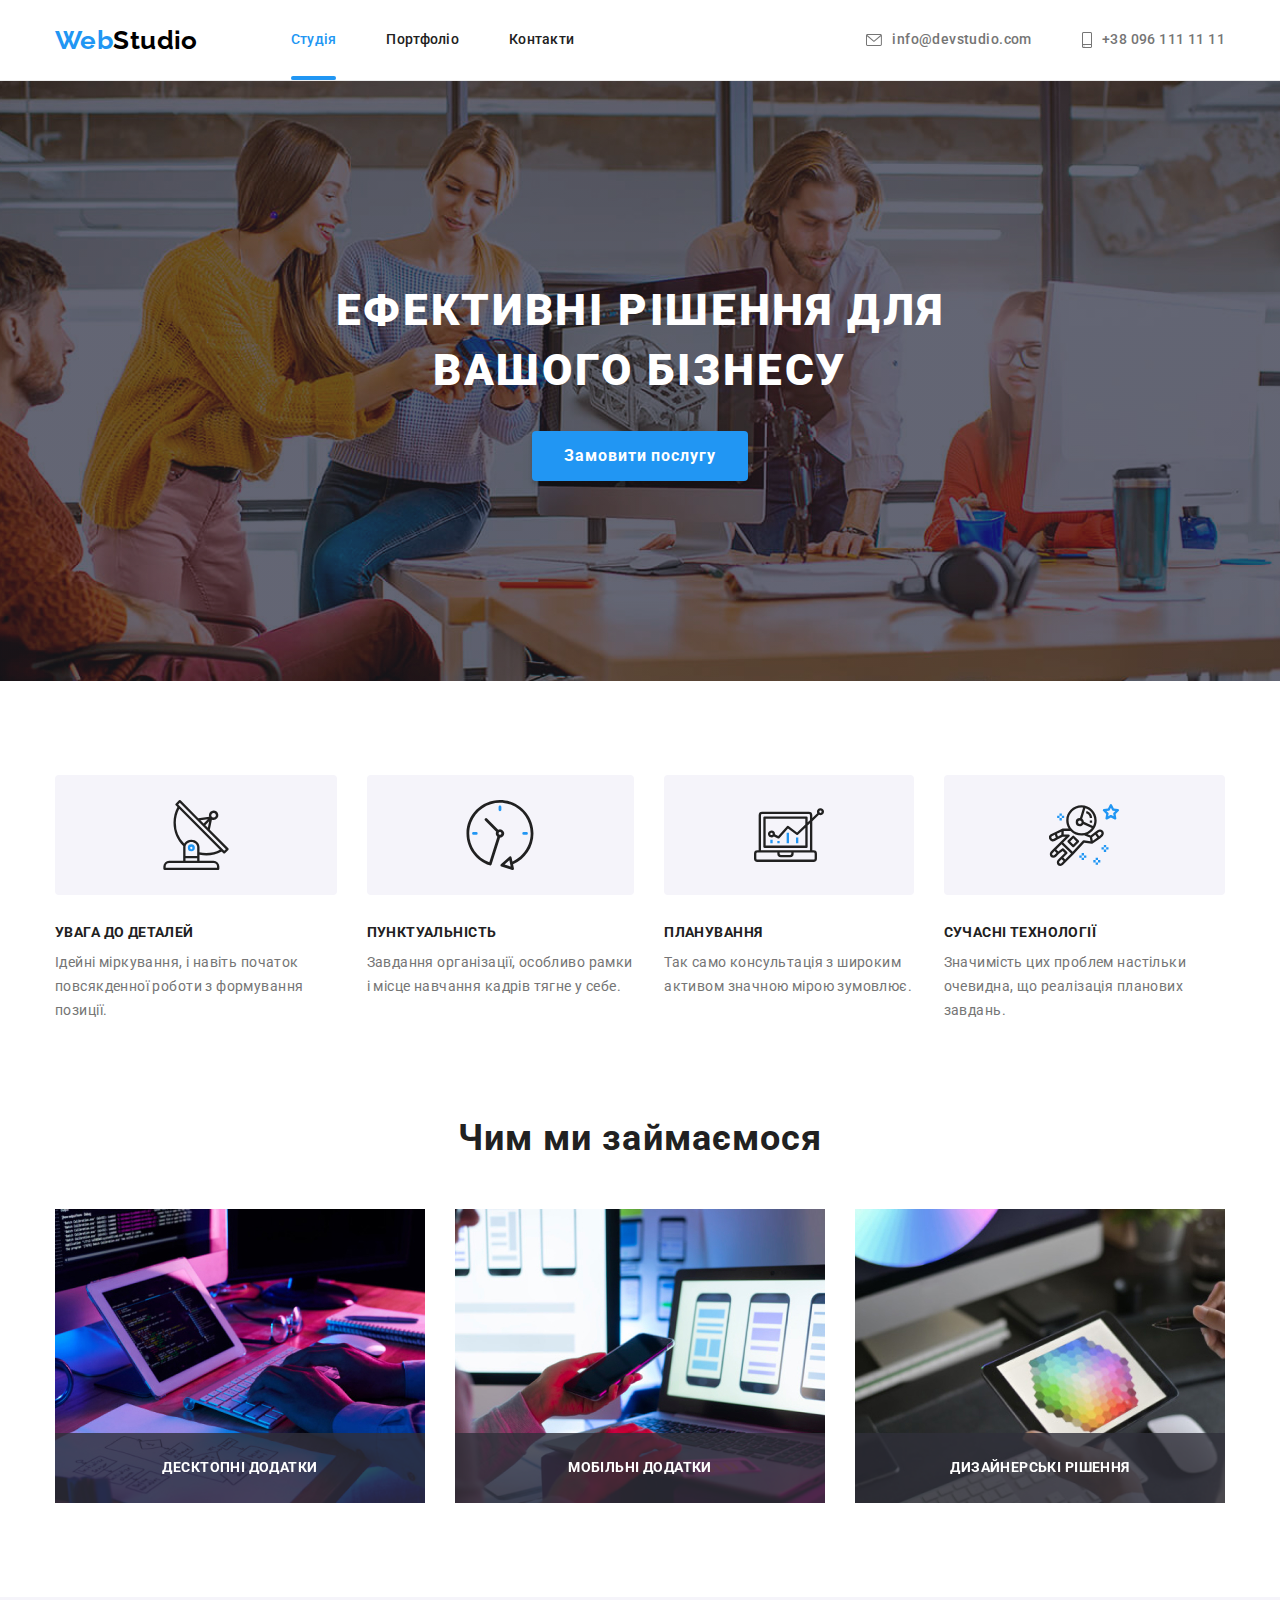
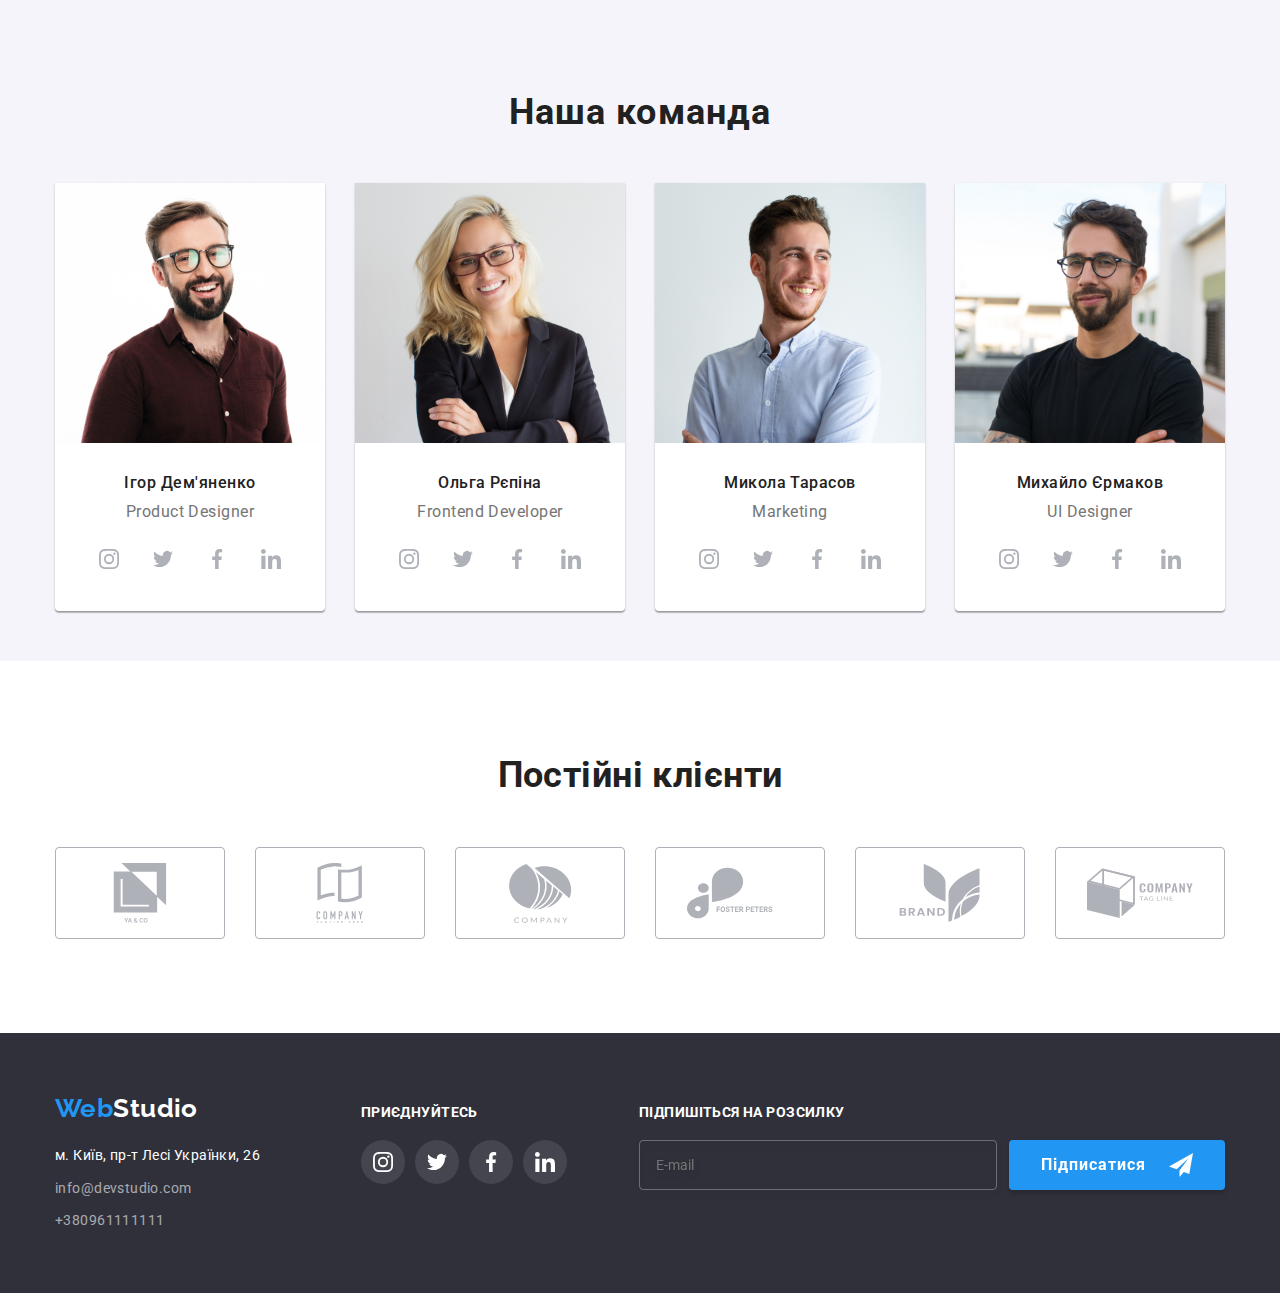
<file: index.html>
<!DOCTYPE html>
<html lang="en">
  <head>
    <meta charset="UTF-8" />
    <meta http-equiv="X-UA-Compatible" content="IE=edge" />
    <meta name="viewport" content="width=device-width, initial-scale=1.0" />
    <title>Document</title>
    <link rel="preconnect" href="https://fonts.googleapis.com" />
    <link rel="preconnect" href="https://fonts.gstatic.com" crossorigin />
    <link
      href="https://fonts.googleapis.com/css2?family=Raleway:wght@700&family=Roboto:wght@400;500;700;900&display=swap"
      rel="stylesheet"
    />
    <link
      rel="stylesheet"
      href="https://cdnjs.cloudflare.com/ajax/libs/modern-normalize/1.1.0/modern-normalize.min.css"
    />
    <link rel="stylesheet" href="./css/main.min.css" />
    
  </head>
  <body>
    <header class="page-header">
      <div class="container">
        <nav class="nav">
          <a href="./index.html" class="logo-web"
            >Web<span class="logo-studio">Studio</span></a
          >
          <ul class="site-nav list">
            <li class="item">
              <div class="thumb-link">
                <a href="./index.html" class="link current">Студія</a>
              </div>
            </li>
            <li class="item">
              <a href="./portfolio.html" class="link">Портфоліо</a>
            </li>
            <li class="item"><a href="" class="link">Контакти</a></li>
          </ul>
        </nav>

        <ul class="auth-nav list">
          <li class="item">
            <a href="mailto:info@devstudio.com" class="link">
              <svg class="icon-mail">
                <use href="./img/sprite2.svg#icon-mail"></use></svg
              >info@devstudio.com
            </a>
          </li>
          <li class="item">
            <a href="tel:+380961111111" class="link">
              <svg class="icon-phone">
                <use href="./img/sprite2.svg#icon-phone"></use></svg
              >+38 096 111 11 11</a
            >
          </li>
        </ul>
      </div>
    </header>
    <main>
      <div class="backdrop is-hidden" data-modal>
        <div class="modal">
          <form class="form">
            <p class="form-name">Залиште свої дані, ми вам передзвонимо</p>
            <div class="form-field">
              <label for="name" class="form-label">Ім'я</label>

              <input class="form-input" type="text" name="name" id="name" />

              <svg class="icon-form">
                <use href="./img/sprite2.svg#icon-person-modal"></use>
              </svg>
            </div>
            <div class="form-field">
              <label for="tel" class="form-label">Телефон</label>
              <input class="form-input" type="tel" name="tel" id="tel" />

              <svg class="icon-form">
                <use href="./img/sprite2.svg#icon-phone-modal"></use>
              </svg>
            </div>
            <div class="form-field">
              <label for="email" class="form-label">Пошта</label>
              <input class="form-input" type="email" name="email" id="email" />

              <svg class="icon-form">
                <use href="./img/sprite2.svg#icon-email-modal"></use>
              </svg>
            </div>
            <div class="form-field textarea">
              <label for="comment" class="form-label">Коментар</label>
              <textarea
                class="comment"
                name="comment"
                id="comment"
                cols=""
                rows="8"
                placeholder="Введіть текст"
              ></textarea>
            </div>
            <div class="form-field check-box">
              <label class="checkbox-form">
                <input class="checkbox" type="checkbox" name="policy" />

                <svg class="checkbox-icon">
                  <use href="./img/check-modal.svg"></use>
                </svg>
                <span class="checkbox-policy"
                  >Погоджуюся з розсилкою та приймаю
                  <a class="form-link" href="">Умови договору</a>
                </span>
              </label>
            </div>
            <button class="button primary forma" type="submit">
              Відправити
            </button>
          </form>

          <button class="button-modal" type="button" data-modal-close>
            <svg class="modal-close" width="18" height="18">
              <use href="./img/sprite2.svg#icon-close-black"></use>
            </svg>
          </button>
        </div>
      </div>

      <section class="hero">
        <div class="container">
          <h1 class="hero-title">Ефективні рішення для вашого бізнесу</h1>
          <button type="button" class="button primary" data-modal-open>
            Замовити послугу
          </button>
        </div>
      </section>

      <section class="benefits">
        <div class="container">
          <h2 class="benefits__title visually-hidden">
            Приклади ефективних рішень
          </h2>
          <ul class="feature list">
            <li class="feature__item">
              <div class="feature__icons">
                <svg width="70" height="70">
                  <use href="./img/sprite2.svg#icon-antenna"></use>
                </svg>
              </div>

              <h3 class="feature__title">Увага до деталей</h3>
              <p class="feature__text">
                Ідейні міркування, і навіть початок повсякденної роботи з
                формування позиції.
              </p>
            </li>
            <li class="feature__item">
              <div class="feature__icons">
                <svg width="70" height="70">
                  <use href="./img/sprite2.svg#icon-clock"></use>
                </svg>
              </div>

              <h3 class="feature__title">Пунктуальність</h3>
              <p class="feature__text">
                Завдання організації, особливо рамки і місце навчання кадрів
                тягне у себе.
              </p>
            </li>
            <li class="feature__item">
              <div class="feature__icons">
                <svg width="70" height="70">
                  <use href="./img/sprite2.svg#icon-diagram"></use>
                </svg>
              </div>

              <h3 class="feature__title">Планування</h3>
              <p class="feature__text">
                Так само консультація з широким активом значною мірою зумовлює.
              </p>
            </li>
            <li class="feature__item">
              <div class="feature__icons">
                <svg width="70" height="70">
                  <use href="./img/sprite2.svg#icon-astronaut"></use>
                </svg>
              </div>

              <h3 class="feature__title">Сучасні технології</h3>
              <p class="feature__text">
                Значимість цих проблем настільки очевидна, що реалізація
                планових завдань.
              </p>
            </li>
          </ul>
        </div>
      </section>

      <section class="work">
        <div class="container">
          <h2 class="work__title">Чим ми займаємося</h2>
          <ul class="examples list">
            <li class="examples__item">
              <div class="examples__image">
                <img src="./img/box1.jpg" alt="Створення сайтів" width="370" />
                <p class="examples__name">Десктопні додатки</p>
              </div>
            </li>
            <li class="examples__item">
              <div class="examples__image">
                <img src="./img/img.jpg" alt="Розробка додатків" width="370" />
                <p class="examples__name">Мобільні додатки</p>
              </div>
            </li>
            <li class="examples__item">
              <div class="examples__image">
                <img src="./img/box3.jpg" alt="Дизайн" width="370" />
                <p class="examples__name">Дизайнерські рішення</p>
              </div>
            </li>
          </ul>
        </div>
      </section>

      <section class="team">
        <div class="container">
          <h2 class="team__title">Наша команда</h2>
          <ul class="employees list">
            <li class="employees__list">
              <img src="./img/2(2).jpg" alt="Фото" width="270" />
              <div class="employees__portfolio">
                <h3 class="employees__name">Ігор Дем'яненко</h3>
                <p class="employees__position">Product Designer</p>
                <ul class="networks list">
                  <li class="networks__item">
                    <a href="https://www.instagram.com/" class="networks__link">
                      <svg class="networks__icon">
                        <use href="./img/sprite2.svg#icon-instagram"></use>
                      </svg>
                    </a>
                  </li>
                  <li class="networks__item">
                    <a href="https://www.twitter.com/" class="networks__link">
                      <svg class="networks__icon">
                        <use href="./img/sprite2.svg#icon-twitter"></use>
                      </svg>
                    </a>
                  </li>
                  <li class="networks__item">
                    <a href="https://www.facebook.com/" class="networks__link">
                      <svg class="networks__icon">
                        <use href="./img/sprite2.svg#icon-facebook"></use>
                      </svg>
                    </a>
                  </li>
                  <li class="networks__item">
                    <a href="https://www.linkedin.com/" class="networks__link">
                      <svg class="networks__icon">
                        <use href="./img/sprite2.svg#icon-linkedin"></use>
                      </svg>
                    </a>
                  </li>
                </ul>
              </div>
            </li>
            <li class="employees__list">
              <img src="./img/2(1).jpg" alt="Фото" width="270" />
              <div class="employees__portfolio">
                <h3 class="employees__name">Ольга Рєпіна</h3>
                <p class="employees__position">Frontend Developer</p>

                <ul class="networks list">
                  <li class="networks__item">
                    <a href="https://www.instagram.com/" class="networks__link">
                      <svg class="networks__icon">
                        <use href="./img/sprite2.svg#icon-instagram"></use>
                      </svg>
                    </a>
                  </li>
                  <li class="networks__item">
                    <a href="https://www.twitter.com/" class="networks__link">
                      <svg class="networks__icon">
                        <use href="./img/sprite2.svg#icon-twitter"></use>
                      </svg>
                    </a>
                  </li>
                  <li class="networks__item">
                    <a href="https://www.facebook.com/" class="networks__link">
                      <svg class="networks__icon">
                        <use href="./img/sprite2.svg#icon-facebook"></use>
                      </svg>
                    </a>
                  </li>
                  <li class="networks__item">
                    <a href="https://www.linkedin.com/" class="networks__link">
                      <svg class="networks__icon">
                        <use href="./img/sprite2.svg#icon-linkedin"></use>
                      </svg>
                    </a>
                  </li>
                </ul>
              </div>
            </li>
            <li class="employees__list">
              <img src="./img/4(2).jpg" alt="Фото" width="270" />
              <div class="employees__portfolio">
                <h3 class="employees__name">Микола Тарасов</h3>
                <p class="employees__position">Marketing</p>
                <ul class="networks list">
                  <li class="networks__item">
                    <a href="https://www.instagram.com/" class="networks__link">
                      <svg class="networks__icon">
                        <use href="./img/sprite2.svg#icon-instagram"></use>
                      </svg>
                    </a>
                  </li>
                  <li class="networks__item">
                    <a href="https://www.twitter.com/" class="networks__link">
                      <svg class="networks__icon">
                        <use href="./img/sprite2.svg#icon-twitter"></use>
                      </svg>
                    </a>
                  </li>
                  <li class="networks__item">
                    <a href="https://www.facebook.com/" class="networks__link">
                      <svg class="networks__icon">
                        <use href="./img/sprite2.svg#icon-facebook"></use>
                      </svg>
                    </a>
                  </li>
                  <li class="networks__item">
                    <a href="https://www.linkedin.com/" class="networks__link">
                      <svg class="networks__icon">
                        <use href="./img/sprite2.svg#icon-linkedin"></use>
                      </svg>
                    </a>
                  </li>
                </ul>
              </div>
            </li>
            <li class="employees__list">
              <img src="./img/4(1).jpg" alt="Фото" width="270" />
              <div class="employees__portfolio">
                <h3 class="employees__name">Михайло Єрмаков</h3>
                <p class="employees__position">UI Designer</p>
                <ul class="networks list">
                  <li class="networks__item">
                    <a href="https://www.instagram.com/" class="networks__link">
                      <svg class="networks__icon">
                        <use href="./img/sprite2.svg#icon-instagram"></use>
                      </svg>
                    </a>
                  </li>
                  <li class="networks__item">
                    <a href="https://www.twitter.com/" class="networks__link">
                      <svg class="networks__icon">
                        <use href="./img/sprite2.svg#icon-twitter"></use>
                      </svg>
                    </a>
                  </li>
                  <li class="networks__item">
                    <a href="https://www.facebook.com/" class="networks__link">
                      <svg class="networks__icon">
                        <use href="./img/sprite2.svg#icon-facebook"></use>
                      </svg>
                    </a>
                  </li>
                  <li class="networks__item">
                    <a href="https://www.linkedin.com/" class="networks__link">
                      <svg class="networks__icon">
                        <use href="./img/sprite2.svg#icon-linkedin"></use>
                      </svg>
                    </a>
                  </li>
                </ul>
              </div>
            </li>
          </ul>
        </div>
      </section>
      <section class="clients">
        <div class="container">
          <h2 class="section-title">Постійні клієнти</h2>
          <ul class="item list">
            <li class="name">
              <a href="" class="link">
                <svg class="client">
                  <use href="./img/sprite2.svg#icon-client1"></use>
                </svg>
              </a>
            </li>
            <li class="name">
              <a href="" class="link">
                <svg class="client">
                  <use href="./img/sprite2.svg#icon-client2"></use>
                </svg>
              </a>
            </li>
            <li class="name">
              <a href="" class="link">
                <svg class="client">
                  <use href="./img/sprite2.svg#icon-client3"></use>
                </svg>
              </a>
            </li>
            <li class="name">
              <a href="" class="link">
                <svg class="client">
                  <use href="./img/sprite2.svg#icon-client4"></use>
                </svg>
              </a>
            </li>
            <li class="name">
              <a href="" class="link">
                <svg class="client">
                  <use href="./img/sprite2.svg#icon-client5"></use>
                </svg>
              </a>
            </li>
            <li class="name">
              <a href="" class="link">
                <svg class="client">
                  <use href="./img/sprite2.svg#icon-client6"></use>
                </svg>
              </a>
            </li>
          </ul>
        </div>
      </section>
    </main>

    <footer class="footer">
      <div class="container">
        <div>
          <a href="./index.html" class="logo-web"
            >Web<span class="logo-studio">Studio</span></a
          >
          <address class="adress-list">
            <ul class="adress list">
              <li class="item">
                <a
                  href="https://goo.gl/maps/kBUqozYKJx82z9vv9"
                  target="_blank"
                  rel="noreferrel noopener"
                  class="adress-link"
                  >м. Київ, пр-т Лесі Українки, 26</a
                >
              </li>
              <li class="item">
                <a href="mailto:info@devstudio.com" class="adress-auth"
                  >info@devstudio.com</a
                >
              </li>
              <li class="item">
                <a href="tel:+380961111111" class="adress-auth"
                  >+380961111111</a
                >
              </li>
            </ul>
          </address>
        </div>
        <div class="social-link">
          <p class="footer-item">Приєднуйтесь</p>
          <ul class="networks list">
            <li class="networks__item">
              <a href="https://www.instagram.com/" class="networks__link footer__networks__link--inverse">
                <svg class="networks__icon">
                  <use href="./img/sprite2.svg#icon-instagram"></use>
                </svg>
              </a>
            </li>
            <li class="networks__item">
              <a href="https://www.twitter.com/" class="networks__link footer__networks__link--inverse"">
                <svg class="networks__icon">
                  <use href="./img/sprite2.svg#icon-twitter"></use>
                </svg>
              </a>
            </li>
            <li class="networks__item">
              <a href="https://www.facebook.com/" class="networks__link footer__networks__link--inverse"">
                <svg class="networks__icon">
                  <use href="./img/sprite2.svg#icon-facebook"></use>
                </svg>
              </a>
            </li>
            <li class="networks__item">
              <a href="https://www.linkedin.com/" class="networks__link footer__networks__link--inverse"">
                <svg class="networks__icon">
                  <use href="./img/sprite2.svg#icon-linkedin"></use>
                </svg>
              </a>
            </li>
          </ul>
        </div>
        <div class="invitation">
          <p class="invitation-name">Підпишіться на розсилку</p>
          <form class="invitation-form">
            <label for="email"></label>
            <input
              class="email"
              type="email"
              name="email"
              id="email"
              placeholder="E-mail"
            />
            <button type="submit" class="button primary invit">
              Підписатися
              
                <svg class="icon-send">
                  <use href="./img/sprite2.svg#icon-send-form"></use>
                </svg>
              
            </button>
          </form>
        </div>
      </div>
    </footer>
    <script src="./js/modal.js"></script>
  </body>
</html>
</file>
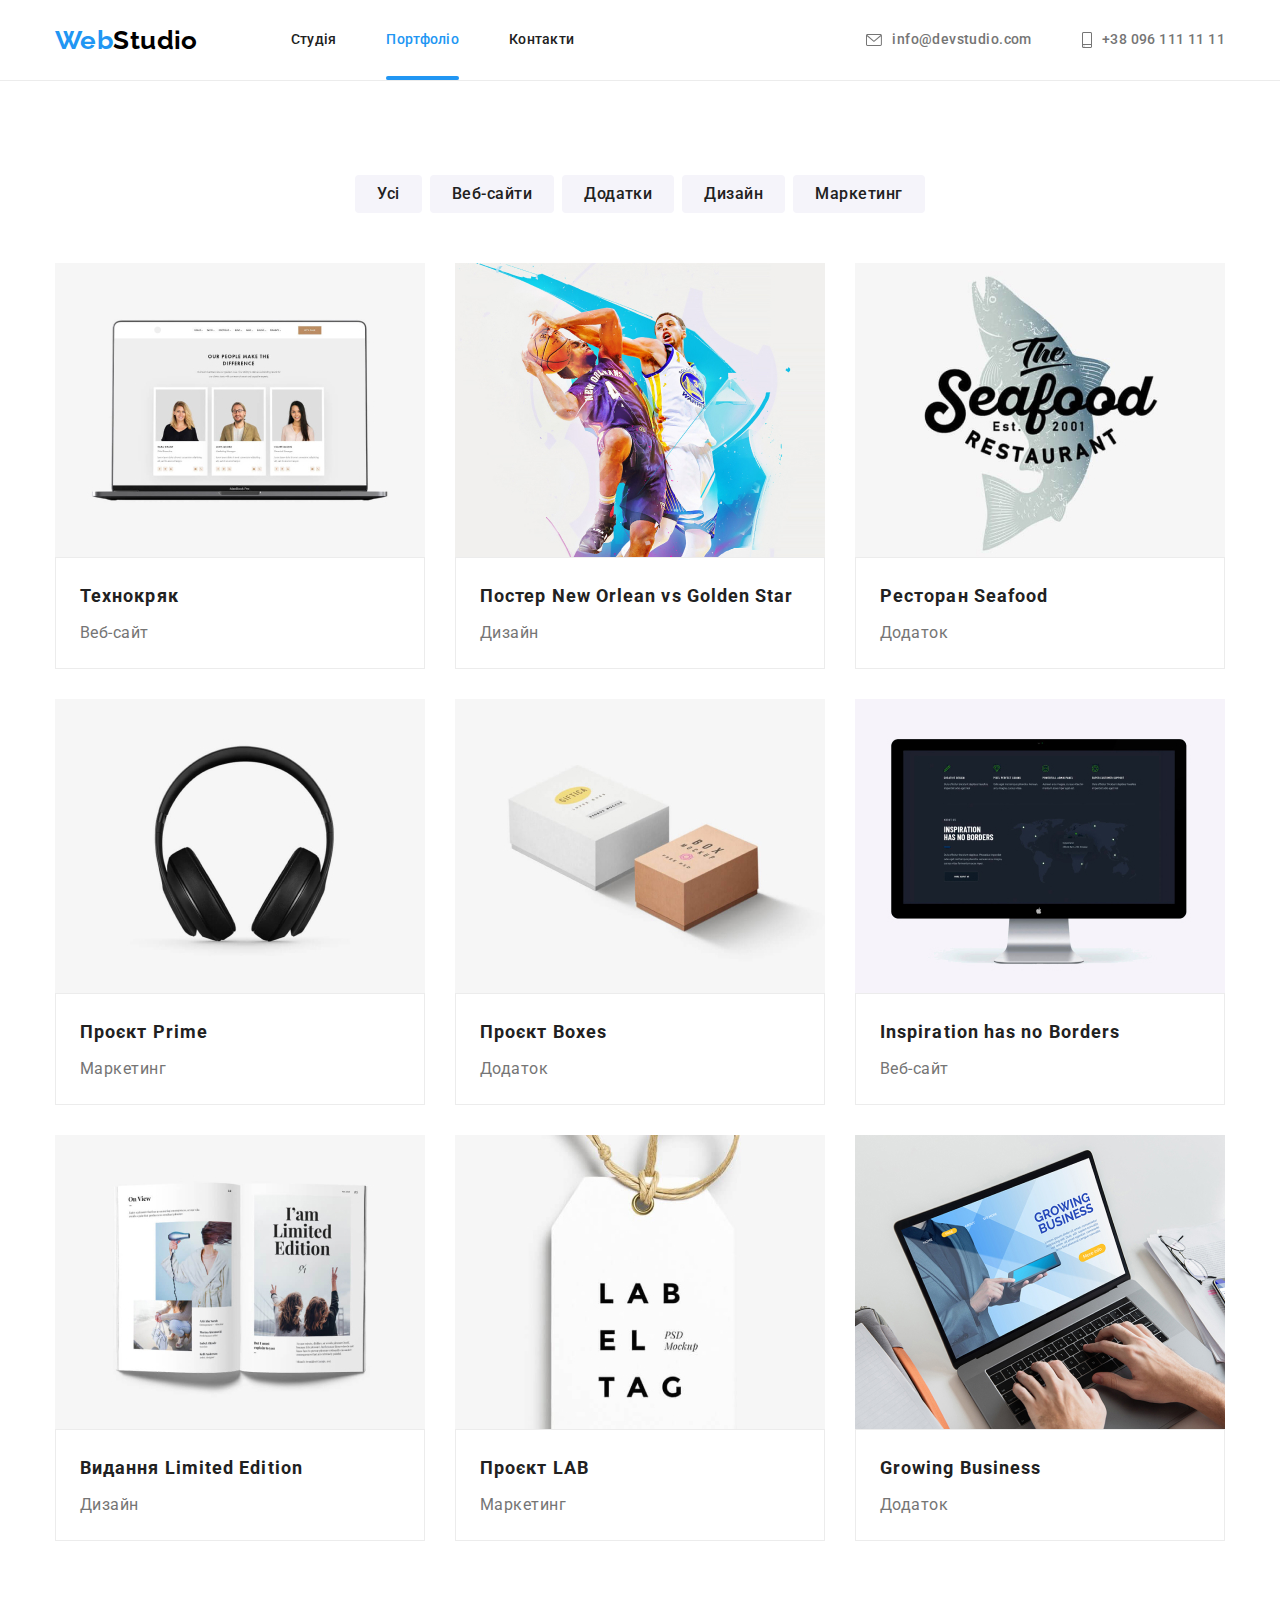
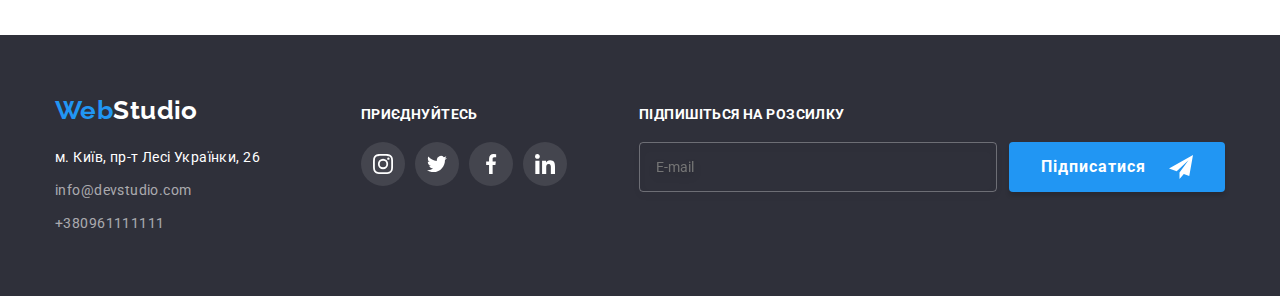
<file: portfolio.html>
<!DOCTYPE html>
<html lang="en">
  <head>
    <meta charset="UTF-8" />
    <meta http-equiv="X-UA-Compatible" content="IE=edge" />
    <meta name="viewport" content="width=device-width, initial-scale=1.0" />
    <title>Document</title>
    <link rel="preconnect" href="https://fonts.googleapis.com" />
    <link rel="preconnect" href="https://fonts.gstatic.com" crossorigin />
    <link
      href="https://fonts.googleapis.com/css2?family=Raleway:wght@700&family=Roboto:wght@400;500;700;900&display=swap"
      rel="stylesheet"
    />
    <link
      rel="stylesheet"
      href="https://cdnjs.cloudflare.com/ajax/libs/modern-normalize/1.1.0/modern-normalize.min.css"
    />
    <link rel="stylesheet" href="./css/main.min.css" />
    
  </head>
  <body>
    <header class="page-header">
      <div class="container">
        <nav class="nav">
          <a href="./index.html" class="logo-web"
            >Web<span class="logo-studio">Studio</span></a
          >

          <ul class="site-nav list">
            <li class="item">
              <a href="./index.html" class="link">Студія</a>
            </li>
            <li class="item">
              <div class="thumb-link">
                <a href="./portfolio.html" class="link current">Портфоліо</a>
              </div>
              
            </li>
            <li class="item"><a href="" class="link">Контакти</a></li>
          </ul>
        </nav>

        <ul class="auth-nav list">
          <li class="item">
            <a href="mailto:info@devstudio.com" class="link">
              <svg class="icon-mail">
                <use href="./img/sprite2.svg#icon-mail"></use></svg
              >info@devstudio.com
            </a>
          </li>
          <li class="item">
            <a href="tel:+380961111111" class="link">
              <svg class="icon-phone">
                <use href="./img/sprite2.svg#icon-phone"></use></svg
              >+38 096 111 11 11</a
            >
          </li>
        </ul>
      </div>
    </header>
    <main>
      <section class="section">
        <div class="container">
          <h1 class="section-title-portfolio visually-hidden">Проекти</h1>
          <ul class="button-nav list">
            <li><button type="button" class="button secondary">Усі</button></li>
            <li>
              <button type="button" class="button secondary">Веб-сайти</button>
            </li>
            <li>
              <button type="button" class="button secondary">Додатки</button>
            </li>
            <li>
              <button type="button" class="button secondary">Дизайн</button>
            </li>
            <li>
              <button type="button" class="button secondary">Маркетинг</button>
            </li>
          </ul>

          <ul class="project list">
            <li class="project-name">
              <a href="" class="link">
                <div class="thumb-project">
                  <div class="overlay">
                    <p>Ресурс пропонує комплексні пропозиції з різним рівнем функціоналу та сервісів. Все це дозволить відвідувачу отримати вичерпні відомості про компанію чи приватну особу.</p>
                                    </div>
                    <img src="./img/2-1.jpg" alt="Фото" width="370" />
                    
                </div>
                
                
                <div class="title-name">
                  <h2 class="title">Технокряк</h2>
                  <p class="title-project">Веб-сайт</p>
                </div>
              </a>
            </li>
            <li class="project-name">
              <a href="" class="link">
                <div class="thumb-project">
                  <div class="overlay">
                    <p>Ресурс пропонує комплексні пропозиції з різним рівнем функціоналу та сервісів. Все це дозволить відвідувачу отримати вичерпні відомості про компанію чи приватну особу.</p>
                                    </div>
                  <img src="./img/2-2.jpg" alt="Фото" width="370" />
                </div>
                
                <div class="title-name">
                  <h2 class="title">Постер New Orlean vs Golden Star</h2>
                  <p class="title-project">Дизайн</p>
                </div>
              </a>
            </li>
            <li class="project-name">
              <a href="" class="link">
                <div class="thumb-project">
                  <div class="overlay">
                    <p>Ресурс пропонує комплексні пропозиції з різним рівнем функціоналу та сервісів. Все це дозволить відвідувачу отримати вичерпні відомості про компанію чи приватну особу.</p>
                                    </div>
                  <img src="./img/2-3.jpg" alt="Фото" width="370" />
                </div>
                
                <div class="title-name">
                  <h2 class="title">Ресторан Seafood</h2>
                  <p class="title-project">Додаток</p>
                </div>
              </a>
            </li>
            <li class="project-name">
              <a href="" class="link">
                <div class="thumb-project">
                  <div class="overlay">
                    <p>Ресурс пропонує комплексні пропозиції з різним рівнем функціоналу та сервісів. Все це дозволить відвідувачу отримати вичерпні відомості про компанію чи приватну особу.</p>
                                    </div>
                  <img src="./img/2-4.jpg" alt="Фото" width="370" />
                </div>
                
                <div class="title-name">
                  <h2 class="title">Проєкт Prime</h2>
                  <p class="title-project">Маркетинг</p>
                </div>
              </a>
            </li>
            <li class="project-name">
              <a href="" class="link">
                <div class="thumb-project">
                  <div class="overlay">
                    <p>Ресурс пропонує комплексні пропозиції з різним рівнем функціоналу та сервісів. Все це дозволить відвідувачу отримати вичерпні відомості про компанію чи приватну особу.</p>
                                    </div>
                  <img src="./img/2-5.jpg" alt="Фото" width="370" />
                </div>
                
                <div class="title-name">
                  <h2 class="title">Проєкт Boxes</h2>
                  <p class="title-project">Додаток</p>
                </div>
              </a>
            </li>
            <li class="project-name">
              <a href="" class="link">
                <div class="thumb-project">
                  <div class="overlay">
                    <p>Ресурс пропонує комплексні пропозиції з різним рівнем функціоналу та сервісів. Все це дозволить відвідувачу отримати вичерпні відомості про компанію чи приватну особу.</p>
                                    </div>
                  <img src="./img/2-6.jpg" alt="Фото" width="370" />
                </div>
                
                <div class="title-name">
                  <h2 class="title">Inspiration has no Borders</h2>
                  <p class="title-project">Веб-сайт</p>
                </div>
              </a>
            </li>
            <li class="project-name">
              <a href="" class="link">
                <div class="thumb-project">
                  <div class="overlay">
                    <p>Ресурс пропонує комплексні пропозиції з різним рівнем функціоналу та сервісів. Все це дозволить відвідувачу отримати вичерпні відомості про компанію чи приватну особу.</p>
                                    </div>
                  <img src="./img/2-7.jpg" alt="Фото" width="370" />
                </div>
                
                <div class="title-name">
                  <h2 class="title">Видання Limited Edition</h2>
                  <p class="title-project">Дизайн</p>
                </div>
              </a>
            </li>
            <li class="project-name">
              <a href="" class="link">
                <div class="thumb-project">
                  <div class="overlay">
                    <p>Ресурс пропонує комплексні пропозиції з різним рівнем функціоналу та сервісів. Все це дозволить відвідувачу отримати вичерпні відомості про компанію чи приватну особу.</p>
                                    </div>
                  <img src="./img/2-8.jpg" alt="Фото" width="370" />
                </div>
                
                <div class="title-name">
                  <h2 class="title">Проєкт LAB</h2>
                  <p class="title-project">Маркетинг</p>
                </div>
              </a>
            </li>
            <li class="project-name">
              <a href="" class="link">
                <div class="thumb-project">
                  <div class="overlay">
                    <p>Ресурс пропонує комплексні пропозиції з різним рівнем функціоналу та сервісів. Все це дозволить відвідувачу отримати вичерпні відомості про компанію чи приватну особу.</p>
                                    </div>
                  <img src="./img/2-9.jpg" alt="Фото" width="370" />
                </div>
                
                <div class="title-name">
                  <h2 class="title">Growing Business</h2>
                  <p class="title-project">Додаток</p>
                </div>
              </a>
            </li>
          </ul>
        </div>
      </section>
    </main>

    <footer class="footer">
      <div class="container">
        <div>
          <a href="./index.html" class="logo-web"
            >Web<span class="logo-studio">Studio</span></a
          >
          <address class="adress-list">
            <ul class="adress list">
              <li class="item">
                <a
                  href="https://goo.gl/maps/kBUqozYKJx82z9vv9"
                  target="_blank"
                  rel="noreferrel noopener"
                  class="adress-link"
                  >м. Київ, пр-т Лесі Українки, 26</a
                >
              </li>
              <li class="item">
                <a href="mailto:info@devstudio.com" class="adress-auth"
                  >info@devstudio.com</a
                >
              </li>
              <li class="item">
                <a href="tel:+380961111111" class="adress-auth"
                  >+380961111111</a
                >
              </li>
            </ul>
          </address>
        </div>
        <div class="social-link">
          <p class="footer-item">Приєднуйтесь</p>
          <ul class="networks list">
            <li class="networks__item">
              <a href="https://www.instagram.com/" class="networks__link footer__networks__link--inverse">
                <svg class="networks__icon">
                  <use href="./img/sprite2.svg#icon-instagram"></use>
                </svg>
              </a>
            </li>
            <li class="networks__item">
              <a href="https://www.twitter.com/" class="networks__link footer__networks__link--inverse">
                <svg class="networks__icon">
                  <use href="./img/sprite2.svg#icon-twitter"></use>
                </svg>
              </a>
            </li>
            <li class="networks__item">
              <a href="https://www.facebook.com/" class="networks__link footer__networks__link--inverse">
                <svg class="networks__icon">
                  <use href="./img/sprite2.svg#icon-facebook"></use>
                </svg>
              </a>
            </li>
            <li class="networks__item">
              <a href="https://www.linkedin.com/" class="networks__link footer__networks__link--inverse">
                <svg class="networks__icon">
                  <use href="./img/sprite2.svg#icon-linkedin"></use>
                </svg>
              </a>
            </li>
          </ul>
        </div>
        <div class="invitation">
          <p class="invitation-name">Підпишіться на розсилку</p>
          <p class="invitation-form">
            <label for="email"></label>
            <input class="email" type="email" name="email" id="email" placeholder="E-mail">
            <button type="submit" 
            class="button primary invit">Підписатися
            <span>
              <svg class="icon-send">
                <use href="./img/sprite2.svg#icon-send-form"></use>
              </svg>
            </span>
          </button>
              
          </p>
          
        </div>
      </div>
    </footer>
  </body>
</html>
</file>
<file: css/main.min.css>
:root{--primary-text-color: #757575;--title-text-color: #212121;--accent: #2196f3;--white: #ffffff;--black: #000000;--footer-auth: rgba(255, 255, 255, 0.6);--secondary-bgr: #f5f4fa;--primary-bgr: #f5f5f5;--bgr-footer-hiro: #2f303a;--icon-color: #afb1b8;--timing-function: cubic-bezier(0.4, 0, 0.2, 1)}.visually-hidden{position:absolute;width:1px;height:1px;margin:-1px;border:0;padding:0;white-space:nowrap;-webkit-clip-path:inset(100%);clip-path:inset(100%);clip:rect(0 0 0 0);overflow:hidden}html{-webkit-box-sizing:border-box;box-sizing:border-box}*,*::before,*::after{-webkit-box-sizing:inherit;box-sizing:inherit}body{color:var(--primary-text-color);background-color:var(--white);font-family:"Roboto",sans-serif,"Raleway",sans-serif;font-size:14px;letter-spacing:.03em}h1,h2,h3,h4,h5,h6,p{margin:0}img{display:block;max-width:100%;height:auto}address{font-style:normal}.list{list-style:none;padding-left:0;margin:0}.link{text-decoration:none;color:inherit}.section{padding-top:94px;padding-bottom:94px}.section-title{margin-bottom:50px;color:var(--title-text-color);font-weight:700;font-size:36px;line-height:1.16;text-align:center}.section-title-portfolio{margin-top:0;margin-bottom:0}.section.no-padding{padding-top:0}.container{padding:0 15px;margin:0 auto}@media screen and (min-width: 1200px){.container{width:1200px}}button{display:block;cursor:pointer;border:none;border-radius:4px}.button-modal{position:absolute;top:8px;right:8px;display:-webkit-box;display:-ms-flexbox;display:flex;-webkit-box-align:center;-ms-flex-align:center;align-items:center;-webkit-box-pack:center;-ms-flex-pack:center;justify-content:center;border-radius:50%;border:1px solid rgba(0,0,0,.1);width:30px;height:30px;padding:0;background-color:rgba(0,0,0,0);cursor:pointer;-webkit-transition:fill 250ms var(--timing-function);transition:fill 250ms var(--timing-function)}.button-modal:hover,.button-modal:focus{fill:var(--accent)}.button{color:var(--title-text-color);background-color:var(--primary-bgr);border-color:rgba(0,0,0,0);display:inline-block;border-radius:4px}.modal-icon{width:30px;height:30px}.button.primary{padding:10px 32px;min-width:216px;-webkit-box-shadow:0px 4px 4px rgba(0,0,0,.15);box-shadow:0px 4px 4px rgba(0,0,0,.15);color:var(--white);background-color:var(--accent);font-family:"Roboto";font-style:normal;font-weight:700;font-size:16px;line-height:1.88;-webkit-box-align:center;-ms-flex-align:center;align-items:center;letter-spacing:.06em;cursor:pointer}.button.primary.forma{display:block;margin:0 auto}.button.primary.invit{position:relative;width:200px;margin-left:12px;font-weight:700;font-size:16px;line-height:1.88;display:-webkit-box;display:-ms-flexbox;display:flex;-webkit-box-align:center;-ms-flex-align:center;align-items:center;text-align:center;letter-spacing:.06em;color:var(--white)}.button.secondary{padding:6px 22px;background-color:var(--secondary-bgr);color:var(--title-text-color);background-color:var(--secondary-bgr);font-family:"Roboto";font-style:normal;font-weight:500;font-size:16px;line-height:1.62;letter-spacing:.03em;cursor:pointer;-webkit-transition:background-color 250ms var(--timing-function),color 250ms var(--timing-function),-webkit-box-shadow 250ms var(--timing-function);transition:background-color 250ms var(--timing-function),color 250ms var(--timing-function),-webkit-box-shadow 250ms var(--timing-function);transition:background-color 250ms var(--timing-function),color 250ms var(--timing-function),box-shadow 250ms var(--timing-function);transition:background-color 250ms var(--timing-function),color 250ms var(--timing-function),box-shadow 250ms var(--timing-function),-webkit-box-shadow 250ms var(--timing-function)}.button.secondary:hover,.button.secondary:focus{-webkit-box-shadow:10px 10px 8px 2px rgba(0,0,0,.3);box-shadow:10px 10px 8px 2px rgba(0,0,0,.3);color:var(--white);background-color:var(--accent)}.button-nav{display:-webkit-box;display:-ms-flexbox;display:flex;-webkit-box-pack:center;-ms-flex-pack:center;justify-content:center;margin-bottom:50px;gap:8px}.button-nav .button.secondary:not(:last-child){margin-right:8px}.page-header{border-bottom:1px solid #ececec}.page-header .container{display:-webkit-box;display:-ms-flexbox;display:flex;-webkit-box-align:center;-ms-flex-align:center;align-items:center}.logo-web{margin-right:93px;color:var(--accent);font-family:"Raleway";text-decoration:none;font-weight:700;font-size:26px;line-height:1.19}.logo-studio{color:var(--black);font-family:"Raleway";text-decoration:none;font-weight:700;font-size:26px;line-height:1.19}footer .logo-web{text-decoration:none;color:var(--accent);font-family:"Raleway";font-weight:700;font-size:26px;line-height:1.19}footer .logo-studio{text-decoration:none;color:var(--white);font-family:"Raleway";font-weight:700;font-size:26px;line-height:1.19}.nav{display:-webkit-box;display:-ms-flexbox;display:flex;-webkit-box-align:center;-ms-flex-align:center;align-items:center}.site-nav{display:-webkit-box;display:-ms-flexbox;display:flex;list-style-type:none}.site-nav .item:not(:last-child){margin-right:50px}.site-nav .link{display:block;padding-top:32px;padding-bottom:32px;color:var(--title-text-color);font-family:"Roboto";font-weight:500;font-size:14px;line-height:1.14;letter-spacing:.02em;-webkit-transition:color 250ms var(--timing-function);transition:color 250ms var(--timing-function)}.site-nav .link:hover,.site-nav .link:focus{color:var(--accent)}.site-nav .link.current{color:var(--accent)}.thumb-link{position:relative}.site-nav .link.current::after{content:"";position:absolute;display:-webkit-box;display:-ms-flexbox;display:flex;background:var(--accent);border-radius:2px;border-bottom:1px solid var(--accent);width:100%;height:4px;left:0;bottom:0}.auth-nav{display:-webkit-box;display:-ms-flexbox;display:flex;margin-left:auto;list-style-type:none}.icon-mail{width:16px;height:12px;margin-right:10px;fill:currentColor}.icon-mail:hover,.icon-mail:focus{fill:var(--accent)}.icon-phone{width:10px;height:16px;margin-right:10px;fill:currentColor;-webkit-transition:color 250ms var(--timing-function);transition:color 250ms var(--timing-function)}.icon-phone:hover,.icon-phone:focus{fill:var(--accent)}.auth-nav .item{margin-left:auto}.auth-nav .item+.item{margin-left:50px}.auth-nav .link{display:-webkit-box;display:-ms-flexbox;display:flex;-webkit-box-align:center;-ms-flex-align:center;align-items:center;color:var(--primary-text-color);font-family:"Roboto";font-weight:500;font-size:14px;line-height:1.14;-webkit-transition:color 250ms var(--timing-function);transition:color 250ms var(--timing-function)}.auth-nav .link:hover,.auth-nav .link:focus{color:var(--accent)}.adress .adress-link{color:var(--white);font-weight:400;font-size:14px;line-height:1.71;-webkit-transition:color 250ms var(--timing-function);transition:color 250ms var(--timing-function)}.adress .adress-link:hover,.adress .adress-link:focus{color:var(--accent)}.adress .adress-auth{color:var(--footer-auth);font-weight:400;font-size:14px;line-height:1.71;-webkit-transition:color 250ms var(--timing-function);transition:color 250ms var(--timing-function)}.adress .adress-auth:hover,.adress .adress-auth:focus{color:var(--accent)}.adress-list{font-style:normal;margin-top:20px}.link{text-decoration:none}.adress-auth{text-decoration:none;font-weight:400;font-size:14px;line-height:1.71}.adress-link{text-decoration:none;font-weight:400;font-size:14px;line-height:1.71}.adress .item:not(:last-child){margin-bottom:9px}.backdrop{position:fixed;top:0;left:0;width:100%;height:100%;background-color:rgba(33,32,30,.192);opacity:1;-webkit-transition:opacity 250ms var(--timing-function);transition:opacity 250ms var(--timing-function)}.backdrop.is-hidden{opacity:0;pointer-events:none}.backdrop.is-hidden .modal{-webkit-transform:translate(-50%, -50%) scale(0.9);transform:translate(-50%, -50%) scale(0.9)}.modal{position:absolute;top:50%;left:50%;width:528px;height:581px;padding:40px;background-color:var(--white);opacity:1;-webkit-transform:translate(-50%, -50%) scale(1);transform:translate(-50%, -50%) scale(1);-webkit-transition:250ms var(--timing-function);transition:250ms var(--timing-function)}.form-field{position:relative;display:-webkit-box;display:-ms-flexbox;display:flex;-webkit-box-orient:vertical;-webkit-box-direction:normal;-ms-flex-direction:column;flex-direction:column;margin-bottom:10px}.form-name{margin-bottom:12px;font-weight:700;font-size:20px;line-height:23px;text-align:center;letter-spacing:.03em;color:var(--title-text-color)}.form-field label{margin-bottom:4px;font-weight:400;font-size:12px;line-height:1.17;letter-spacing:.01em;color:var(--primary-text-color)}.form-field input{margin:0;padding:11px 12px;padding-left:40px;border:1px solid rgba(33,33,33,.2);border-radius:4px;outline:rgba(0,0,0,0);-webkit-transition:border-color 250ms var(--timing-function);transition:border-color 250ms var(--timing-function)}.form-field.textarea{margin-bottom:20px}.form-field.check-box{margin-bottom:30px}.form-input:focus+.icon-form{fill:var(--accent)}.form-input:focus{border-color:var(--accent)}.form-input:focus-visible{outline:none}.form-field input::-webkit-input-placeholder{color:rgba(117,117,117,.5)}.form-field input::-moz-placeholder{color:rgba(117,117,117,.5)}.form-field input:-ms-input-placeholder{color:rgba(117,117,117,.5)}.form-field input::-ms-input-placeholder{color:rgba(117,117,117,.5)}.form-field input::placeholder{color:rgba(117,117,117,.5)}.icon-form{position:absolute;top:50%;left:20px;width:18px;height:18px;-webkit-transform:translateX(-50%);transform:translateX(-50%);-webkit-transition:fill 250ms var(--timing-function);transition:fill 250ms var(--timing-function)}.checkbox{position:absolute;width:1px;height:1px;margin:-1px;border:0;padding:0;white-space:nowrap;-webkit-clip-path:inset(100%);clip-path:inset(100%);clip:rect(0 0 0 0);overflow:hidden;border:1px solid rgba(33,33,33,.2)}.checkbox-form{display:-webkit-box;display:-ms-flexbox;display:flex;-webkit-box-align:center;-ms-flex-align:center;align-items:center;-webkit-box-pack:center;-ms-flex-pack:center;justify-content:center;gap:8px}.checkbox-icon{display:inline-block;width:15px;height:15px;background-color:var(--white);border:.2px solid var(--black);border-radius:2px;margin-right:7px;-webkit-transition:fill 250ms var(--timing-function);transition:fill 250ms var(--timing-function)}.checkbox:checked+.checkbox-icon{background-color:var(--accent);background-image:url(../img/check-modal.svg);background-size:contain;background-origin:border-box;border-color:var(--accent)}.checkbox-policy{font-weight:400;font-size:14px;line-height:1.71;letter-spacing:.03em}.form-link{font-weight:400;font-size:14px;line-height:1.71;letter-spacing:.03em;text-decoration:underline;color:var(--accent)}.textarea{resize:none}.comment{padding:12px 16px;height:120px;resize:none;border:1px solid rgba(33,33,33,.2);border-radius:4px}.hero{padding:200px 0;text-align:center;background-color:var(--bgr-footer-hiro);max-width:1600px;height:600px;margin-right:auto;margin-left:auto;background-image:-webkit-gradient(linear, left top, right top, from(rgba(47, 48, 58, 0.4)), to(rgba(47, 48, 58, 0.4))),url(../img/hiro.jpg);background-image:linear-gradient(to right, rgba(47, 48, 58, 0.4), rgba(47, 48, 58, 0.4)),url(../img/hiro.jpg);background-repeat:no-repeat;background-position:center;background-size:cover}.hero-title{width:696px;margin:0 auto;margin-bottom:30px;font-family:"Roboto";font-style:400;font-weight:900;font-size:44px;line-height:1.36;letter-spacing:.06em;text-transform:uppercase;color:var(--white)}.benefits{margin-top:94px}.benefits__title{margin-bottom:50px;color:var(--title-text-color);font-weight:700;font-size:36px;line-height:1.16;text-align:center}.work{padding-top:0}.work__title{margin-bottom:50px;text-align:center;font-weight:700;font-size:36px;line-height:42px;text-align:center;letter-spacing:.03em;color:var(--title-text-color)}.feature__title{margin-top:0;margin-bottom:10px;color:var(--title-text-color);font-weight:700;font-size:14px;line-height:1.14;text-transform:uppercase}.feature__text{margin-top:0;margin-bottom:0;font-size:14px;line-height:1.71;font-weight:400;letter-spacing:.03em;color:var(--primary-text-color)}.feature__icons{margin-bottom:30px;background-color:var(--secondary-bgr);display:-webkit-box;display:-ms-flexbox;display:flex;-webkit-box-pack:center;-ms-flex-pack:center;justify-content:center;-webkit-box-align:center;-ms-flex-align:center;align-items:center;height:120px;border-radius:4px}.feature__item:not(:last-child){margin-right:30px}.feature{display:-webkit-box;display:-ms-flexbox;display:flex;margin-top:94px;margin-bottom:94px;list-style-type:none}.examples{display:-webkit-box;display:-ms-flexbox;display:flex;list-style-type:none}.examples__item{margin-left:30px}.examples__item:first-child{margin-left:0}.examples__image{position:relative}.examples__name{position:absolute;display:-webkit-box;display:-ms-flexbox;display:flex;bottom:0;width:100%;height:70px;-webkit-box-pack:center;-ms-flex-pack:center;justify-content:center;-webkit-box-align:center;-ms-flex-align:center;align-items:center;font-weight:700;line-height:1.14;text-transform:uppercase;color:var(--white);background:rgba(47,48,58,.8);font-size:14px;text-align:center;letter-spacing:.03em}.team{padding-top:94px;padding-bottom:50px;margin-top:94px;background-color:var(--secondary-bgr)}.team__title{margin-bottom:50px;font-weight:700;font-size:36px;line-height:1.17;text-align:center;letter-spacing:.03em;color:var(--title-text-color)}.employees{display:-webkit-box;display:-ms-flexbox;display:flex;list-style-type:none}.employees__list{background:#fff;-webkit-box-shadow:0px 1px 3px rgba(0,0,0,.12),0px 1px 1px rgba(0,0,0,.14),0px 2px 1px rgba(0,0,0,.2);box-shadow:0px 1px 3px rgba(0,0,0,.12),0px 1px 1px rgba(0,0,0,.14),0px 2px 1px rgba(0,0,0,.2);border-radius:0px 0px 4px 4px}.employees__list:not(:last-child){margin-right:30px}.employees__portfolio{padding:30px 0}.employees__name{margin-bottom:10px;font-weight:500;font-size:16px;line-height:1.19;text-align:center;letter-spacing:.03em;color:var(--title-text-color)}.employees__position{margin-bottom:16px;font-weight:400;font-size:16px;line-height:1.19;text-align:center;letter-spacing:.03em;color:var(--primary-text-color)}.networks{display:-webkit-box;display:-ms-flexbox;display:flex;margin-top:16px;-webkit-box-pack:center;-ms-flex-pack:center;justify-content:center}.networks__item{margin-right:10px}.networks__item:last-child{margin-right:0}.networks__link{display:-webkit-box;display:-ms-flexbox;display:flex;-webkit-box-pack:center;-ms-flex-pack:center;justify-content:center;-webkit-box-align:center;-ms-flex-align:center;align-items:center;color:var(--icon-color);width:44px;height:44px;border-radius:50%;border:none;-webkit-transition:color 250ms var(--timing-function),background-color 250ms var(--timing-function);transition:color 250ms var(--timing-function),background-color 250ms var(--timing-function)}.networks__link:hover,.networks__link:focus{color:var(--white);background-color:var(--accent)}.networks__icon{width:20px;height:20px;fill:currentColor}.social-link{margin-left:70px}.clients{padding-top:94px;padding-bottom:94px}.clients .item{display:-webkit-box;display:-ms-flexbox;display:flex;gap:30px}.clients .name:last-child{margin-right:0}.name .link{width:170px;height:92px;border-radius:4px;border:1px solid;display:-webkit-box;display:-ms-flexbox;display:flex;-webkit-box-align:center;-ms-flex-align:center;align-items:center;-webkit-box-pack:center;-ms-flex-pack:center;justify-content:center;color:var(--icon-color);-webkit-transition:color 250ms var(--timing-function),background-color 250ms var(--timing-function);transition:color 250ms var(--timing-function),background-color 250ms var(--timing-function)}.name .link:hover,.name .link:focus{color:var(--accent);background-color:var(--secondary-bgr)}.client{width:106px;height:60px;fill:currentColor}.project{display:-webkit-box;display:-ms-flexbox;display:flex;-ms-flex-wrap:wrap;flex-wrap:wrap;gap:30px}.thumb-project{position:relative;overflow:hidden}.project-name .overlay{width:100%;height:100%;position:absolute;background-color:rgba(33,150,243,.9);-webkit-transform:translateY(100%);transform:translateY(100%);-webkit-transition:-webkit-transform 250ms var(--timing-function);transition:-webkit-transform 250ms var(--timing-function);transition:transform 250ms var(--timing-function);transition:transform 250ms var(--timing-function), -webkit-transform 250ms var(--timing-function);font-family:"Roboto";font-style:normal;font-weight:400;font-size:18px;line-height:1.56;letter-spacing:.03em;padding:63px 24px;color:#fff}.project .link{display:block;-webkit-transition:-webkit-box-shadow 250ms var(--timing-function);transition:-webkit-box-shadow 250ms var(--timing-function);transition:box-shadow 250ms var(--timing-function);transition:box-shadow 250ms var(--timing-function), -webkit-box-shadow 250ms var(--timing-function)}.project .link:hover,.project .link:focus{-webkit-box-shadow:10px 10px 8px 2px rgba(0,0,0,.3);box-shadow:10px 10px 8px 2px rgba(0,0,0,.3)}.project-name{width:370px}.project .link:hover .overlay,.project .link:focus .overlay{-webkit-transform:translateY(0);transform:translateY(0)}.project-name:nth-child(3n){margin-right:0px}.project-name:nth-child(3n):nth-last-child(-n+3){margin-bottom:0}.project-name .title-name{padding:20px 24px;border:1px solid #ececec}.project .title{margin-bottom:4px;color:var(--title-text-color);font-weight:700;font-size:18px;line-height:2;letter-spacing:.06em}.project .title-project{margin-top:0;font-family:"Roboto";font-style:normal;font-weight:400;font-size:16px;line-height:1.88;letter-spacing:.03em;color:var(--primary-text-color)}.footer{background-color:var(--bgr-footer-hiro);padding:60px 0}.footer__networks__link--inverse{color:var(--white);background:rgba(255,255,255,.1)}.footer-link .s-links{fill:var(--white)}.footer-item{margin-bottom:20px;font-family:"Roboto";font-style:normal;font-weight:700;font-size:14px;line-height:16px;letter-spacing:.03em;text-transform:uppercase;color:var(--white)}.footer .container{display:-webkit-box;display:-ms-flexbox;display:flex;-webkit-box-align:baseline;-ms-flex-align:baseline;align-items:baseline}.invitation{margin-left:auto}.invitation-name{margin-bottom:20px;font-weight:700;font-size:14px;line-height:16px;letter-spacing:.03em;text-transform:uppercase;color:var(--white)}.invitation-form{position:relative;display:-webkit-box;display:-ms-flexbox;display:flex}.email{border:1px solid rgba(255,255,255,.3);-webkit-filter:drop-shadow(0px 4px 4px rgba(0, 0, 0, 0.15));filter:drop-shadow(0px 4px 4px rgba(0, 0, 0, 0.15));border-radius:4px;width:358px;padding:15px 16px;background-color:rgba(0,0,0,0);color:var(--icon-color)}.icon-send{position:absolute;top:50%;right:32px;width:24px;height:24px;fill:var(--white);-webkit-transform:translateY(-50%);transform:translateY(-50%)}/*# sourceMappingURL=main.min.css.map */
</file>
